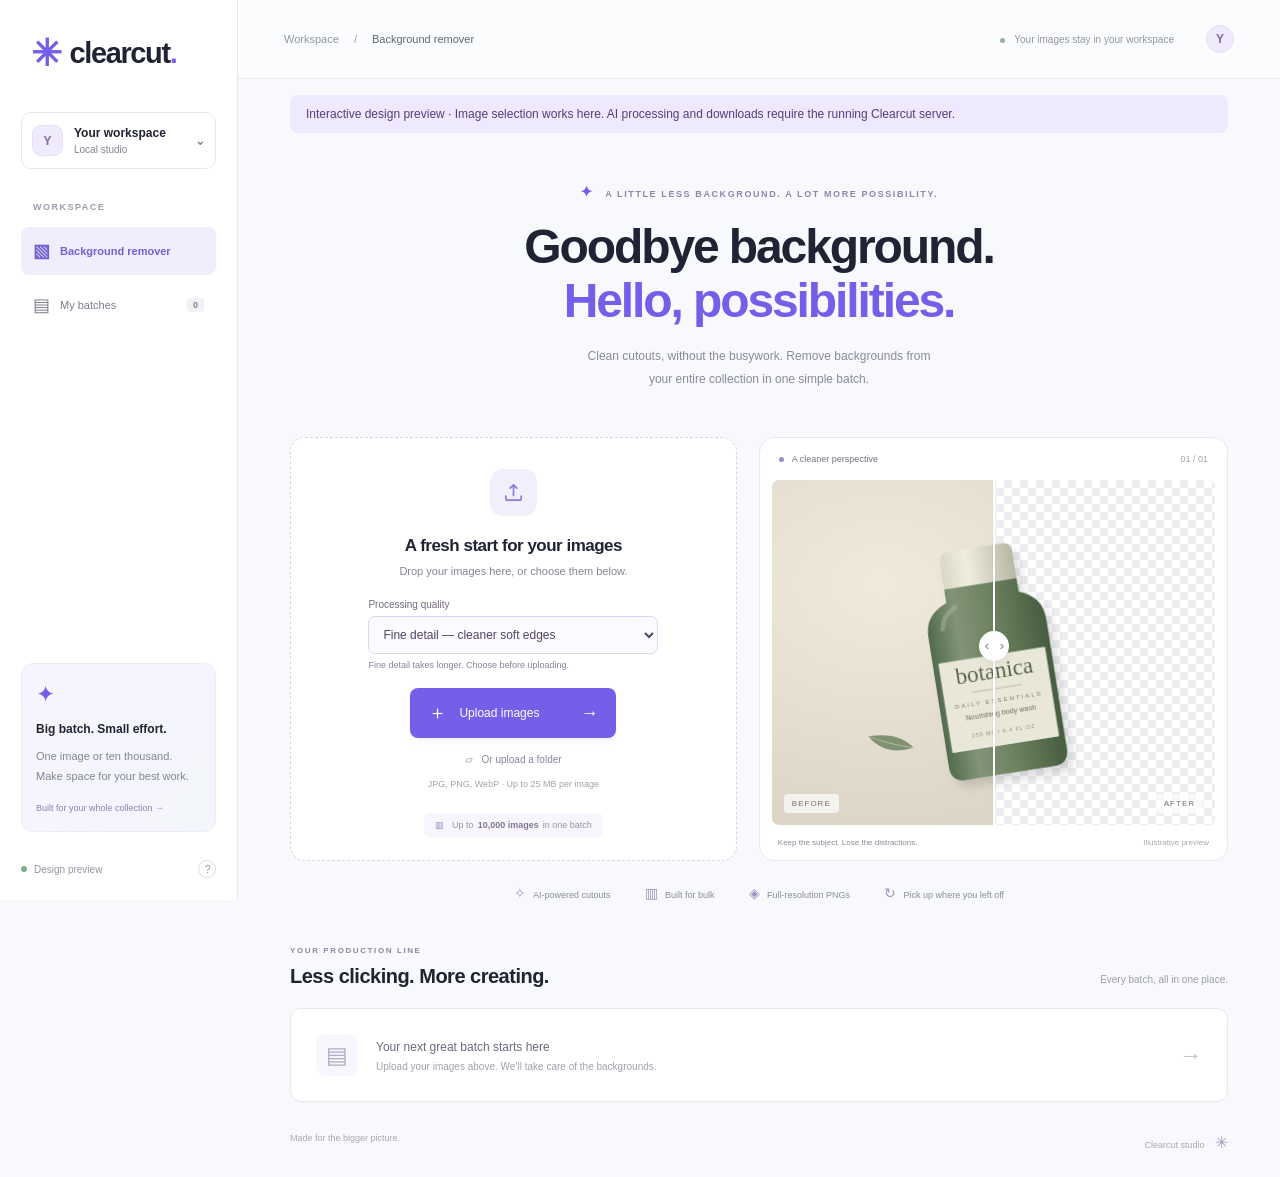
<file: preview.html>
<!doctype html>
<html lang="en"><head><meta charset="utf-8"><meta name="viewport" content="width=device-width,initial-scale=1"><meta name="theme-color" content="#f6f7fb"><title>Clearcut — Make room for what matters.</title><style>:root{--ink:#202333;--muted:#828593;--purple:#7460e8;--line:#e8e9ef;--bg:#f8f9fc;--green:#95b9a0}*{box-sizing:border-box}body{margin:0;background:var(--bg);color:var(--ink);font-family:Inter,-apple-system,BlinkMacSystemFont,"Segoe UI",sans-serif;font-size:14px}button,a,input{-webkit-tap-highlight-color:transparent}button{font:inherit;cursor:pointer}button:disabled{opacity:.45;cursor:not-allowed}a{color:inherit}button:focus-visible,a:focus-visible,input:focus-visible{outline:3px solid #a99aee;outline-offset:4px}.sidebar{position:fixed;inset:0 auto 0 0;width:238px;background:#fff;border-right:1px solid var(--line);padding:35px 21px 22px;display:flex;flex-direction:column;z-index:10}.brand{text-decoration:none;font-weight:750;font-size:29px;letter-spacing:-1.4px;display:flex;align-items:center;padding:0 10px}.brand-icon{color:var(--purple);font-size:37px;margin-right:9px;line-height:1}.brand-dot{color:var(--purple)}.workspace{display:flex;align-items:center;gap:11px;margin:40px 0 33px;padding:12px 10px;border:1px solid var(--line);border-radius:10px;font-size:12px;font-weight:600}.avatar{width:31px;height:31px;background:#efeafc;border:1px solid #e6dff7;border-radius:9px;display:grid;place-items:center;color:#7f6caa;font-size:12px;font-weight:600}.workspace small{display:block;color:var(--muted);font-size:10px;font-weight:400;margin-top:4px}.chevron{margin-left:auto;color:var(--muted)}.nav-label{font-size:9px;font-weight:650;letter-spacing:1.5px;color:#9b9eaa;padding-left:12px;margin-bottom:15px}.nav-item{width:100%;border:0;background:transparent;padding:13px 12px;text-align:left;display:flex;gap:10px;align-items:center;font-size:11px;color:#7c7e8c;border-radius:8px;margin-bottom:6px}.nav-item>span{font-size:18px}.nav-item.active{background:#f0edfc;color:#7460cf;font-weight:600}.nav-item b{margin-left:auto;background:#f0f1f5;border-radius:4px;padding:2px 6px;font-size:9px}.side-note{margin-top:auto;background:linear-gradient(125deg,#f7f5ff,#f3f6fb);border:1px solid #eeebf8;border-radius:12px;padding:17px 14px}.note-icon{color:var(--purple);font-size:23px;margin-bottom:12px}.side-note strong{font-size:12px}.side-note p{font-size:11px;color:var(--muted);line-height:1.8}.side-note>span{font-size:9px;color:#8d81b3}.side-bottom{display:flex;align-items:center;gap:7px;margin-top:28px;font-size:10px;color:#9294a0}.online-dot{width:6px;height:6px;background:#81ad91;border-radius:50%}.side-bottom button{margin-left:auto;background:none;border:1px solid #dcdee7;border-radius:50%;width:18px;height:18px;color:#8d8e98;font-size:10px}.main{margin-left:238px}header{height:79px;border-bottom:1px solid var(--line);display:flex;align-items:center;justify-content:space-between;padding:0 46px;background:#ffffff80;font-size:11px;color:#9395a1}header strong{color:#626573;font-weight:500}header span:not(.avatar){margin:0 12px}.header-right{display:flex;align-items:center;gap:20px}.privacy{font-size:10px}.privacy i{display:inline-block;width:5px;height:5px;background:#90b79a;border-radius:50%;margin-right:7px}.avatar.small{width:28px;height:28px;border-radius:50%}main{max-width:1330px;margin:auto;padding:0 52px}.intro{text-align:center;padding:50px 0 34px}.eyebrow{font-size:9px;font-weight:600;letter-spacing:1.6px;color:#8d899e}.intro .eyebrow{color:#8f85af}.intro .eyebrow span{color:var(--purple);font-size:15px;margin-right:7px}h1{font-weight:550;font-size:48px;line-height:1.13;letter-spacing:-2.1px;margin:19px 0 17px}h1>span{color:var(--purple)}.intro p{font-size:12px;color:#8a8b98;line-height:1.9}h2{font-size:18px;letter-spacing:-.5px;font-weight:550}.studio-grid{display:grid;grid-template-columns:1fr 1.05fr;gap:22px;max-width:1000px;margin:auto}.upload-panel{min-height:344px;background:#fff;border:1.5px dashed #d9d3ed;border-radius:15px;padding:31px 20px 23px;display:flex;align-items:center;flex-direction:column;transition:.2s}.upload-panel.drag{background:#eeebff;border-color:var(--purple);transform:scale(1.01)}.upload-symbol{width:47px;height:47px;border-radius:13px;display:grid;place-items:center;background:#f2effc;color:#8d76dd;margin-bottom:6px}.upload-symbol svg{width:23px;height:23px}.upload-panel h2{font-size:17px;margin:14px 0 9px}.upload-panel>p{color:var(--muted);font-size:11px;margin:0 0 22px}.primary{border:0;background:var(--purple);color:#fff;border-radius:8px;padding:12px 18px;font-size:12px;font-weight:500;box-shadow:0 3px 5px #7460e815}.primary:hover{background:#6751da}.upload-button{display:flex;align-items:center;gap:12px;width:206px;justify-content:center}.upload-button>span:first-child{font-size:19px;font-weight:300}.upload-button .arrow{margin-left:auto;font-size:18px}.folder-button{background:none;border:0;color:#8b839d;font-size:10px;margin:15px 0 13px}.file-note{font-size:9px;color:#a2a2af}.batch-pill{margin-top:24px;display:flex;gap:4px;color:#9793a5;font-size:9px;background:#f7f6fc;padding:7px 11px;border-radius:5px}.batch-pill>span{color:#9385b5;margin-right:4px}.batch-pill strong{font-weight:600;color:#837591}.showcase{background:#fff;border:1px solid var(--line);border-radius:15px;overflow:hidden;display:flex;flex-direction:column}.showcase-top{padding:16px 19px;display:flex;justify-content:space-between;font-size:9px;color:#a2a0ad}.showcase-top span:first-child{color:#767282}.showcase-top i{display:inline-block;width:5px;height:5px;border-radius:50%;background:#9f8acb;margin-right:6px}.comparison{flex:1;min-height:262px;margin:0 12px;position:relative;overflow:hidden;border-radius:7px}.product-bg{position:absolute;inset:0;background:radial-gradient(ellipse at 25% 30%,#f0eadd,#d5cebf)}.checker{background-color:#fff;background-image:linear-gradient(45deg,#edeef1 25%,transparent 25%),linear-gradient(-45deg,#edeef1 25%,transparent 25%),linear-gradient(45deg,transparent 75%,#edeef1 75%),linear-gradient(-45deg,transparent 75%,#edeef1 75%);background-size:16px 16px;background-position:0 0,0 8px,8px -8px,-8px 0}.after-layer{position:absolute;inset:0;clip-path:inset(0 0 0 50%)}.product{position:absolute;width:100%;height:100%;object-fit:contain;pointer-events:none}.compare-line{position:absolute;top:0;bottom:0;left:50%;width:2px;background:white;box-shadow:0 0 3px #0001;pointer-events:none}.compare-line span{position:absolute;top:48%;left:50%;transform:translate(-50%,-50%);width:30px;height:30px;border-radius:50%;background:white;display:grid;place-items:center;color:#817294;font-size:13px;box-shadow:0 2px 10px #0001}.comparison input{position:absolute;inset:0;opacity:0;cursor:ew-resize;width:100%;height:100%;margin:0}.comparison:focus-within{outline:3px solid #a99aee}.before-label,.after-label{position:absolute;bottom:12px;font-size:8px;letter-spacing:1px;color:#76706d;background:#ffffffb0;padding:5px 8px;border-radius:4px;pointer-events:none}.before-label{left:12px}.after-label{right:12px}.showcase-bottom{display:flex;justify-content:space-between;gap:5px;padding:13px 18px;color:#aaa5ae;font-size:8px}.showcase-bottom span:first-child{color:#8c8795}.benefits{display:flex;justify-content:center;gap:34px;padding:24px 0 35px;font-size:9px;color:#8a8c9a}.benefits i{font-style:normal;font-size:14px;color:#a195bf;margin-right:5px}.section-heading{display:flex;justify-content:space-between;align-items:end;margin:10px 0 20px}.section-heading .eyebrow{font-size:8px}.section-heading h2{margin:10px 0 0;font-size:20px}.section-hint{font-size:10px;color:#9d9eaa;padding-bottom:3px}.empty-state{display:flex;align-items:center;gap:18px;background:#fff;border:1px solid var(--line);padding:25px;border-radius:11px}.empty-state>span:first-child{display:grid;place-items:center;width:42px;height:42px;background:#f7f6fc;border-radius:10px;color:#b3aac5;font-size:23px}.empty-state strong{font-size:12px;font-weight:500;color:#6c6a7b}.empty-state p{font-size:10px;color:#a0a0ad;margin:7px 0 0}.empty-arrow{margin-left:auto;color:#c3bfcc;font-size:23px}footer{display:flex;justify-content:space-between;padding:31px 0 25px;color:#a9a8b3;font-size:9px}.footer-star{color:#a59aba;font-size:16px;margin-left:8px}.batch-list{display:grid;gap:9px}.batch-row{display:flex;gap:15px;align-items:center;width:100%;text-align:left;padding:18px;background:#fff;border:1px solid var(--line);border-radius:9px}.batch-row:hover{border-color:#b4a5ea}.batch-row .batch-icon{font-size:23px;color:var(--purple);background:#f4f0ff;padding:9px;border-radius:7px}.batch-row strong{font-size:12px;display:block}.batch-row small{display:block;font-size:10px;color:var(--muted);margin-top:6px}.batch-state{margin-left:auto;font-size:10px;color:var(--purple);background:#f3efff;padding:6px 9px;border-radius:5px}.batch-detail{margin-top:25px;padding:23px;background:#fff;border:1px solid var(--line);border-radius:12px;scroll-margin-top:20px}.detail-top{display:flex;justify-content:space-between;gap:16px;align-items:center}.detail-top h2{margin:9px 0}.detail-top p{font-size:11px;color:var(--muted)}.actions{display:flex;gap:7px;flex-wrap:wrap}.secondary{background:#fff;color:#7c718c;border:1px solid #e4dfed;padding:10px 12px;font-size:11px;border-radius:7px}.progress-track{height:5px;border-radius:10px;background:#f1edf8;overflow:hidden;margin:15px 0}.progress-track>div{height:100%;background:var(--purple);transition:width .3s}.image-grid{display:grid;grid-template-columns:repeat(4,minmax(0,1fr));gap:12px;margin-top:18px}.image-card{border:1px solid var(--line);border-radius:9px;overflow:hidden}.image-card img{width:100%;height:135px;object-fit:contain;display:block}.image-card .caption{padding:10px;font-size:10px}.image-card strong{display:block;overflow:hidden;text-overflow:ellipsis;white-space:nowrap;font-weight:500}.image-card small{display:block;color:var(--muted);margin-top:6px}.image-card a{display:inline-block;color:var(--purple);margin-top:7px}.image-card .failed{color:#b75f68}.download-links{display:flex;flex-wrap:wrap;gap:8px}.download-links a{font-size:11px;background:#edf6ef;color:#477c55;border-radius:6px;padding:9px;text-decoration:none}#uploadStatus{font-size:12px;color:#88799b;margin:12px 0;white-space:pre-line}.pagination{display:flex;justify-content:center;gap:20px;align-items:center;margin-top:20px;font-size:11px;color:var(--muted)}.toast{position:fixed;bottom:25px;left:50%;transform:translateX(-50%);z-index:50;background:#292537;color:#fff;box-shadow:0 8px 30px #29253730;border-radius:9px;padding:14px 22px;font-size:12px;max-width:90vw}dialog{border:1px solid var(--line);border-radius:16px;padding:32px;max-width:490px;color:var(--ink);box-shadow:0 20px 100px #2223}dialog::backdrop{background:#26223855;backdrop-filter:blur(4px)}dialog p{font-size:12px;line-height:1.8;color:#83818e}.dialog-close{float:right;border:0;background:none;font-size:23px;color:#8c829e}dialog label{display:block;font-size:12px}dialog input{display:block;width:100%;margin:12px 0 20px;border:1px solid #d7cce5;border-radius:6px;padding:10px}html{scroll-behavior:smooth}[hidden]{display:none!important}@media(min-width:1500px){.intro{padding-top:65px}.upload-panel{padding-top:45px;padding-bottom:30px}.comparison{min-height:300px}}@media(max-width:1100px){.sidebar{width:200px;padding:28px 13px}.main{margin-left:200px}main{padding:0 28px}header{padding:0 28px}.privacy{display:none}.benefits{gap:19px;font-size:8px}h1{font-size:42px}.showcase-bottom span:last-child{display:none}.image-grid{grid-template-columns:repeat(3,minmax(0,1fr))}}@media(max-width:760px){.sidebar{position:static;width:100%;height:67px;border-right:0;border-bottom:1px solid var(--line);padding:15px 20px;flex-direction:row;align-items:center;justify-content:space-between}.brand{font-size:25px;padding:0}.brand-icon{font-size:31px}.sidebar .workspace,.nav-label,.side-note,.side-bottom{display:none}.sidebar nav{display:flex}.nav-item{width:auto;font-size:10px;padding:8px}.nav-item:first-child{display:none}.main{margin-left:0}header{height:52px;padding:0 20px;font-size:10px}.header-right{gap:0}main{padding:0 20px}.intro{padding:34px 0 25px}.eyebrow{font-size:7px;letter-spacing:1.1px}h1{font-size:37px;letter-spacing:-1.7px}.intro p{font-size:11px}.studio-grid{grid-template-columns:1fr}.upload-panel{min-height:330px}.showcase{max-height:355px}.comparison{min-height:265px}.benefits{display:grid;grid-template-columns:1fr 1fr;gap:15px;text-align:center;padding:23px 0}.section-hint{display:none}.section-heading h2{font-size:19px}.empty-state{padding:18px;gap:12px}.empty-state p{line-height:1.6}.detail-top{display:block}.actions{margin-top:15px}.image-grid{grid-template-columns:repeat(2,minmax(0,1fr))}.batch-detail{padding:15px}.desktop{display:none}dialog{max-width:calc(100vw - 32px)}}

.quality-choice{display:flex;flex-direction:column;gap:6px;font-size:10px;color:#746982;width:min(290px,100%);margin:0 0 18px;text-align:left}.quality-choice select{font:inherit;font-size:12px;padding:10px;border:1px solid #ddd5ef;border-radius:7px;background:#fbfaff;color:#514565}.quality-choice small{font-size:9px;color:#8b8199}
</style></head>
<body>
<aside class="sidebar"><a class="brand" href="#" aria-label="Clearcut home"><span class="brand-icon">✳︎</span> clearcut<span class="brand-dot">.</span></a><div class="workspace"><span class="avatar">Y</span><div>Your workspace<small>Local studio</small></div><span class="chevron">⌄</span></div><div class="nav-label">WORKSPACE</div><nav><button class="nav-item active" id="studioNav"><span>▧</span> Background remover</button><button class="nav-item" id="batchesNav"><span>▤</span> My batches <b id="batchCount">0</b></button></nav><div class="side-note"><div class="note-icon">✦</div><strong>Big batch. Small effort.</strong><p>One image or ten thousand.<br>Make space for your best work.</p><span>Built for your whole collection →</span></div><div class="side-bottom"><span class="online-dot"></span><span id="engineLabel">Local processing</span><button id="helpButton" aria-label="About this workspace">?</button></div></aside>
<div class="main"><header><div>Workspace <span>/</span> <strong>Background remover</strong></div><div class="header-right"><span class="privacy"><i></i> Your images stay in your workspace</span><span class="avatar small">Y</span></div></header>
<main><div style="padding:12px 16px;margin-top:16px;background:#eee9ff;border-radius:8px;color:#514178;font-size:12px">Interactive design preview · Image selection works here. AI processing and downloads require the running Clearcut server.</div>
<section class="intro"><div class="eyebrow"><span>✦</span> A LITTLE LESS BACKGROUND. A LOT MORE POSSIBILITY.</div><h1>Goodbye background.<br><span>Hello, possibilities.</span></h1><p>Clean cutouts, without the busywork. Remove backgrounds from<br class="desktop"> your entire collection in one simple batch.</p></section>
<section class="studio-grid" id="uploadSection"><div class="upload-panel" id="dropZone"><div class="upload-symbol"><svg viewBox="0 0 24 24" fill="none" stroke="currentColor" stroke-width="1.7"><path d="M12 16V4m-4 4 4-4 4 4M4 15v4a1 1 0 0 0 1 1h14a1 1 0 0 0 1-1v-4"/></svg></div><h2>A fresh start for your images</h2><p>Drop your images here, or choose them below.</p><label class="quality-choice" for="qualityMode">Processing quality<select id="qualityMode"><option value="detailed">Fine detail — cleaner soft edges</option><option value="fast">Fast — quicker large batches</option></select><small>Fine detail takes longer. Choose before uploading.</small></label><button class="primary upload-button" id="chooseFiles"><span>＋</span> Upload images <span class="arrow">→</span></button><button class="folder-button" id="chooseFolder">▱ &nbsp; Or upload a folder</button><div class="file-note">JPG, PNG, WebP · Up to 25 MB per image</div><div class="batch-pill"><span>▥</span> Up to <strong>10,000 images</strong> in one batch</div><input type="file" id="fileInput" accept="image/png,image/jpeg,image/webp" multiple hidden><input type="file" id="folderInput" accept="image/png,image/jpeg,image/webp" multiple webkitdirectory hidden></div>
<div class="showcase"><div class="showcase-top"><span><i></i> A cleaner perspective</span><span>01 / 01</span></div><div class="comparison" id="comparison"><div class="product-bg"></div><div class="checker after-layer" id="afterLayer"></div><img src="[data-uri]" alt="Illustrated green skincare bottle, demonstrating a transparent background" class="product"><div class="compare-line" id="compareLine"><span>‹ &nbsp; ›</span></div><input type="range" min="4" max="96" value="50" id="compareSlider" aria-label="Compare illustrative before and after background"><span class="before-label">BEFORE</span><span class="after-label">AFTER</span></div><div class="showcase-bottom"><span>Keep the subject. Lose the distractions.</span><span>Illustrative preview</span></div></div></section>
<div class="benefits"><span><i>✧</i> AI-powered cutouts</span><span><i>▥</i> Built for bulk</span><span><i>◈</i> Full-resolution PNGs</span><span><i>↻</i> Pick up where you left off</span></div>
<section class="batch-section" id="batchSection"><div class="section-heading"><div><div class="eyebrow">YOUR PRODUCTION LINE</div><h2>Less clicking. More creating.</h2></div><span class="section-hint">Every batch, all in one place.</span></div><div id="batchList" class="batch-list"></div><div id="emptyState" class="empty-state"><span>▤</span><div><strong>Your next great batch starts here</strong><p>Upload your images above. We’ll take care of the backgrounds.</p></div><span class="empty-arrow">→</span></div></section>
<section id="batchDetail" class="batch-detail" hidden><div class="detail-top"><div><span class="eyebrow">BATCH DETAILS</span><h2 id="detailTitle"></h2><p id="detailStatus"></p></div><div class="actions"><button class="secondary" id="deleteButton">Delete batch</button><button class="secondary" id="pauseButton">Pause</button><button class="secondary" id="retryButton">Retry failed</button><button class="primary" id="startButton">Remove backgrounds →</button></div></div><div class="progress-track"><div id="progressFill"></div></div><div id="uploadStatus" role="status"></div><div id="downloadLinks" class="download-links"></div><div id="imageGrid" class="image-grid"></div><div class="pagination"><button class="secondary" id="prevPage">← Previous</button><span id="pageLabel"></span><button class="secondary" id="nextPage">Next →</button></div></section>
<footer><span>Made for the bigger picture.</span><span>Clearcut studio <span class="footer-star">✳︎</span></span></footer>
</main></div>
<div id="toast" class="toast" role="status" hidden></div>
<dialog id="helpDialog"><button class="dialog-close" id="closeHelp" aria-label="Close">×</button><span class="eyebrow">YOUR LOCAL STUDIO</span><h2>A little clarity.</h2><p>Clearcut processes images on this server with an open-source AI model. Images and results stay on its disk until you remove the workspace data.</p><p>Upload up to 10,000 JPG, PNG or WebP files per batch. Each image can be up to 25 MB and 25 megapixels. Jobs run sequentially on CPU; large batches can take hours and need enough disk space.</p><p>Pause takes effect after the current image. Completed batches download in ZIP parts of up to 250 images. Closing the page does not stop processing; keep the server running.</p><p>This is a single-user workspace, not a public multi-user service. Results vary with the image, especially hair, glass and fine edges.</p></dialog>
<dialog id="loginDialog"><span class="eyebrow">PRIVATE WORKSPACE</span><h2>Welcome back.</h2><form id="loginForm"><label>Workspace access key<input type="password" id="accessKey" required autocomplete="current-password"></label><button class="primary">Unlock workspace</button><p id="loginError"></p></form></dialog>
<script>
const $=id=>document.getElementById(id);
$('chooseFiles').onclick=()=>$('fileInput').click();
$('chooseFolder').onclick=()=>$('folderInput').click();
function showFiles(list){
 const files=Array.from(list).filter(f=>/\.(png|jpe?g|webp)$/i.test(f.name));
 $('batchDetail').hidden=false;
 $('detailTitle').textContent='Your selected images';
 $('detailStatus').textContent=files.length+' images selected — design preview only; backgrounds have not been removed.';
 $('startButton').hidden=true;$('pauseButton').hidden=true;$('retryButton').hidden=true;$('deleteButton').hidden=true;
 $('prevPage').hidden=true;$('nextPage').hidden=true;
 $('pageLabel').textContent='Showing the first '+Math.min(files.length,60)+' selected images';
 const cards=files.slice(0,60).map(f=>{const card=document.createElement('article');card.className='image-card';const img=document.createElement('img');img.src=URL.createObjectURL(f);img.onload=()=>URL.revokeObjectURL(img.src);img.alt=f.name;const text=document.createElement('div');text.className='caption';text.textContent=f.name+' · Original';card.append(img,text);return card});
 $('imageGrid').replaceChildren(...cards);$('batchDetail').scrollIntoView({behavior:'smooth'});
}
$('fileInput').onchange=e=>showFiles(e.target.files);$('folderInput').onchange=e=>showFiles(e.target.files);
$('dropZone').ondragover=e=>{e.preventDefault();$('dropZone').classList.add('drag')};
$('dropZone').ondragleave=()=>$('dropZone').classList.remove('drag');
$('dropZone').ondrop=e=>{e.preventDefault();$('dropZone').classList.remove('drag');showFiles(e.dataTransfer.files)};
window.addEventListener('dragover',e=>e.preventDefault());window.addEventListener('drop',e=>e.preventDefault());
$('compareSlider').oninput=e=>{$('afterLayer').style.clipPath='inset(0 0 0 '+e.target.value+'%)';$('compareLine').style.left=e.target.value+'%'};
$('helpButton').onclick=()=>$('helpDialog').showModal();$('closeHelp').onclick=()=>$('helpDialog').close();
$('batchesNav').onclick=()=>$('batchSection').scrollIntoView({behavior:'smooth'});
$('studioNav').onclick=()=>window.scrollTo({top:0,behavior:'smooth'});
$('engineLabel').textContent='Design preview';
</script></body></html>
</file>
